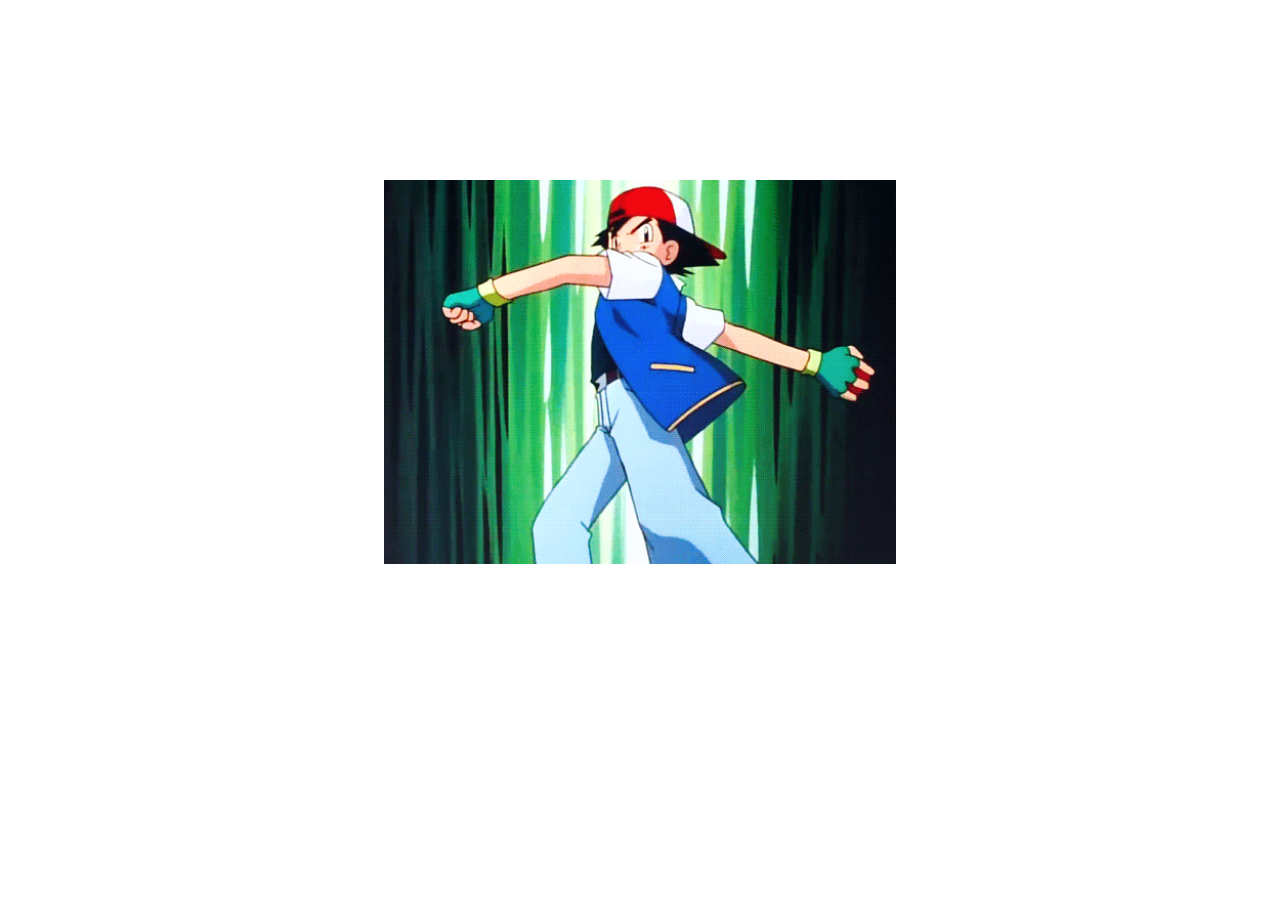
<file: index.html>
<!DOCTYPE html>
<html>
<head>
	<meta charset="utf-8">
	<meta name="viewport" content="width=device-width, initial-scale=1">
	<title>너로 정했다!!</title>

	<link rel="preconnect" href="https://fonts.googleapis.com">
<link rel="preconnect" href="https://fonts.gstatic.com" crossorigin>
<link href="https://fonts.googleapis.com/css2?family=Poor+Story&display=swap" rel="stylesheet">

<link rel="icon" type="image/png" href="./favicon.png?v=2">

 <link rel="stylesheet" href="home.css">

</head>

<body>

<img 
	src="intro.gif" 
	style="width:40vw;"
	id="intro">

<h1 class="intro-text" id="title">
	너로 정했다!!
	</h1>

<p1 class="intro-text" id="text">
	저의 포켓몬 
	<span id="entry" class="clickable">엔트리</span>를 <a href=ball.html>소개</a>합니다
	</p1>


<div id="popup">
		<p2>
			포켓몬 트레이너는 6마리의 포켓몬을 데리고 다닐 수 있다.
			<br>
			<br>
			(주의) 그냥 좋아하는 6마리 모았다. 배틀용 엔트리는 따로 있다.
		</p2>
		<button id="close" type="button">닫기</button>
	</div>


<script src="home.js"></script>

</body>
</html>
</file>
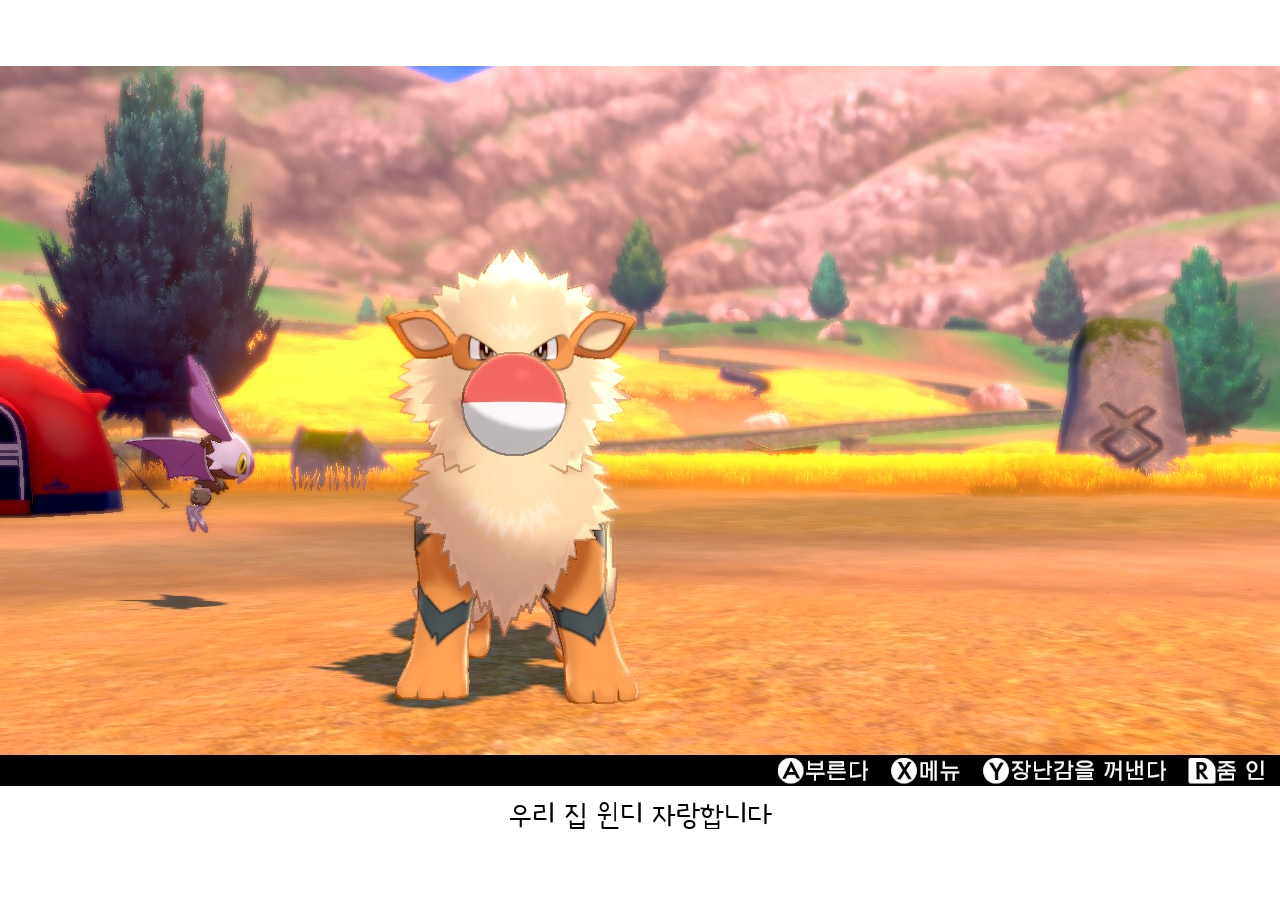
<file: arcanine.html>
<!DOCTYPE html>
<html>
<head>
	<meta charset="utf-8">
	<meta name="viewport" content="width=device-width, initial-scale=1">
	<title>우리집 윈디</title>
	
	 <link rel="preconnect" href="https://fonts.googleapis.com">
<link rel="preconnect" href="https://fonts.gstatic.com" crossorigin>
<link href="https://fonts.googleapis.com/css2?family=Poor+Story&display=swap" rel="stylesheet">

<link rel="icon" type="image/png" href="./favicon.png?v=2">

 <link rel="stylesheet" href="home.css">

</head>
<body>
	<img src="arcanine1.jpg">
	<p1>
		우리 집 윈디 자랑합니다
	</p1>

</body>
</html>
</file>
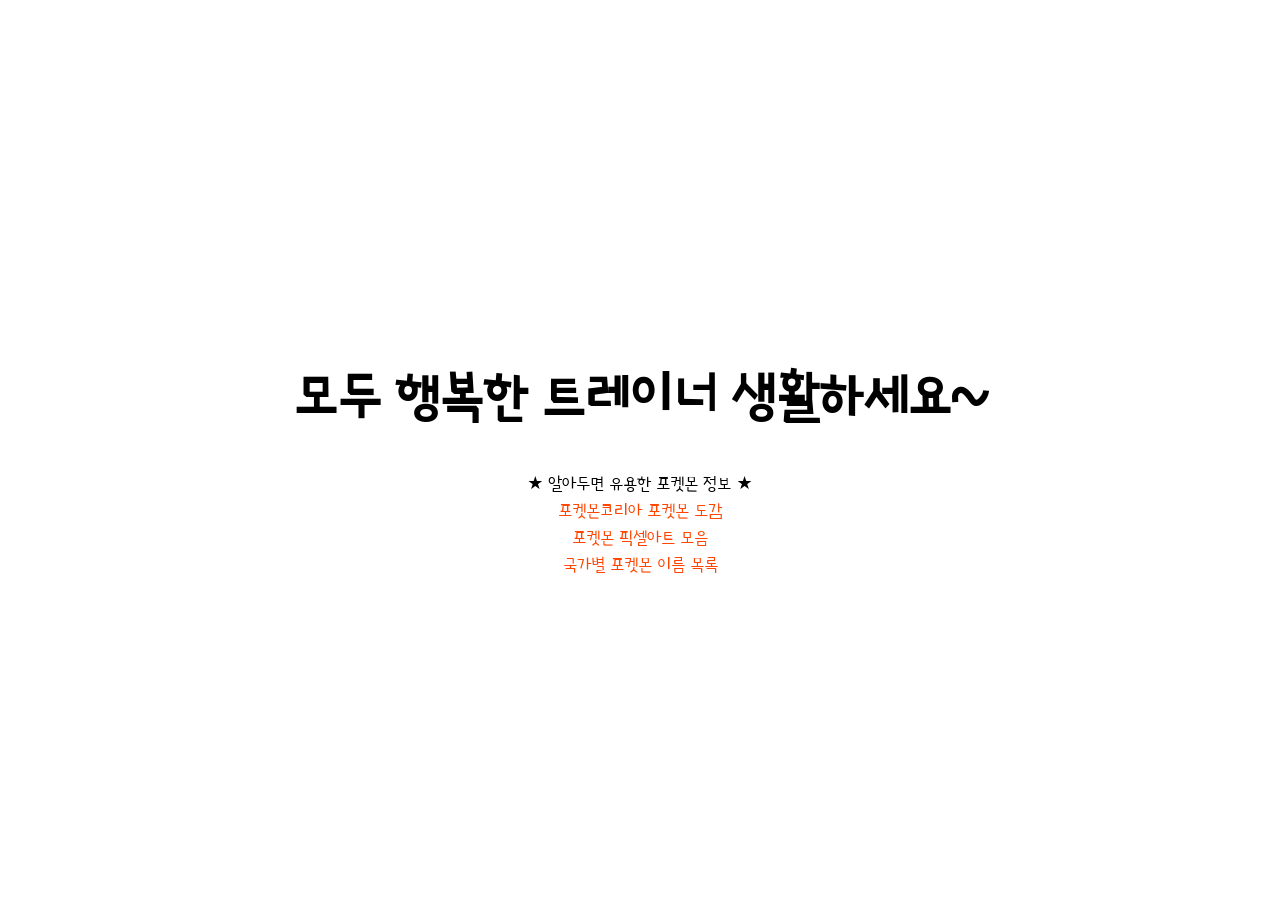
<file: ending.html>
<!DOCTYPE html>
<html>
<head>
	<meta charset="utf-8">
	<meta name="viewport" content="width=device-width, initial-scale=1">
	<title>엔딩</title>

<link rel="preconnect" href="https://fonts.gstatic.com" crossorigin>
<link href="https://fonts.googleapis.com/css2?family=Poor+Story&display=swap" rel="stylesheet">

<link rel="icon" type="image/png" href="./favicon.png?v=2">

 <link rel="stylesheet" href="home.css">

</head>


<body>

<h1>
	모두 행복한 트레이너 생활하세요~
</h1>
<br>
<br>
		<p2 style="text-align: center;">
			★ 알아두면 유용한 포켓몬 정보 ★
			<br>
			<a href=https://pokemonkorea.co.kr/pokedex>포켓몬코리아 포켓몬 도감</a>
			<br>
			<a href=https://www.delugerpg.com/pokedex/info/espeon>포켓몬 픽셀아트 모음</a>
			<br>
			<a href=https://pokemon.fandom.com/ko/wiki/%EA%B5%AD%EA%B0%80%EB%B3%84_%ED%8F%AC%EC%BC%93%EB%AA%AC_%EC%9D%B4%EB%A6%84_%EB%AA%A9%EB%A1%9D>국가별 포켓몬 이름 목록</a>
		</p2>
		
</body>
</html>
</file>
<file: home.css>
*{
    margin:0;
    padding:0;
    box-sizing:border-box;
}


body{

    width:100%;
    height:100vh;

    display:flex;
    flex-direction:column;

    justify-content:center; /* 세로 중앙 */
    align-items:center;     /* 가로 중앙 */

    font-family:"Poor Story", system-ui;
    word-break:keep-all;

    background:white;
}


h1{
    font-size:55px;

    margin-top:40px;
}


p1{
    font-size:30px;

    margin-top:10px;
}


p2{
    font-size:18px;
    line-height: 1.5;

}


img{
    cursor:pointer;
}


.intro-text{

    opacity:0;
    transition:0.5s;

}


.show{
    opacity:1;
}



#popup{

    position:absolute;

    display:none;


    width:300px;

    padding:25px;

    background:yellow;

    border:0px solid black;
    border-radius:0px;


    font-family:"Poor Story", system-ui;

    text-align:left;


}


a,button,
.clickable{

    color:orangered;
    cursor:pointer;
    text-decoration: none;

}


a:hover,button:hover,
.clickable:hover{

   text-decoration: underline;
   text-underline-offset:7px;

}



button{

    border:none;
    border-radius:0px;

}

#close{


    border:none;
    background:none;


    font-size:13px;
    font-family:"Poor Story", system-ui;

}
</file>
